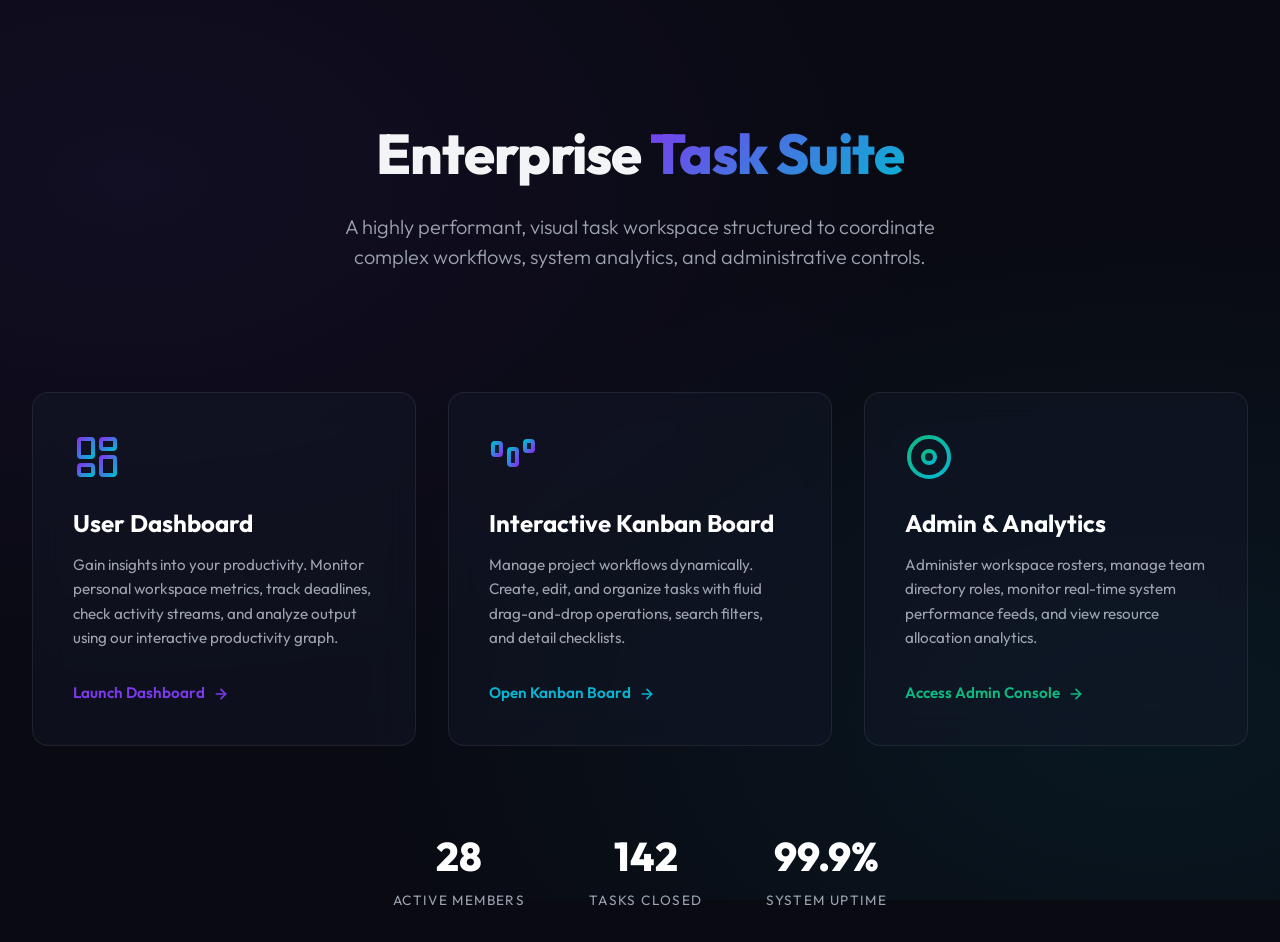
<file: index.html>
<!DOCTYPE html>
<html lang="en">
<head>
  <meta charset="UTF-8">
  <meta name="viewport" content="width=device-width, initial-scale=1.0">
  <title>Enterprise Task Management Suite</title>
  <link rel="stylesheet" href="style.css">
  <style>
    .portal-hero {
      text-align: center;
      padding: 5rem 1rem 3rem 1rem;
      position: relative;
    }
    
    .portal-title {
      font-size: 3.5rem;
      font-weight: 800;
      margin-bottom: 1rem;
      letter-spacing: -0.02em;
    }
    
    .portal-subtitle {
      color: var(--text-muted);
      font-size: 1.25rem;
      max-width: 600px;
      margin: 0 auto 2.5rem auto;
      font-weight: 300;
    }
    
    .modules-grid {
      display: grid;
      grid-template-columns: repeat(auto-fit, minmax(320px, 1fr));
      gap: 2rem;
      margin-top: 2rem;
    }
    
    .module-card {
      padding: 2.5rem;
      display: flex;
      flex-direction: column;
      height: 100%;
      text-decoration: none;
      color: inherit;
    }
    
    .module-card svg {
      width: 48px;
      height: 48px;
      margin-bottom: 1.5rem;
      transition: var(--transition-smooth);
    }
    
    .module-card:hover svg {
      transform: scale(1.1) rotate(5deg);
    }
    
    .module-card.dashboard-card:hover {
      box-shadow: 0 10px 30px -10px rgba(124, 58, 237, 0.25), var(--shadow-neon);
    }
    
    .module-card.board-card:hover {
      box-shadow: 0 10px 30px -10px rgba(6, 182, 212, 0.25), var(--shadow-neon-cyan);
    }
    
    .module-card.admin-card:hover {
      box-shadow: 0 10px 30px -10px rgba(16, 185, 129, 0.25), 0 0 20px rgba(16, 185, 129, 0.15);
    }
    
    .module-name {
      font-size: 1.5rem;
      font-weight: 700;
      margin-bottom: 0.75rem;
      color: #fff;
    }
    
    .module-desc {
      color: var(--text-muted);
      font-size: 0.95rem;
      margin-bottom: 2rem;
      flex-grow: 1;
      line-height: 1.6;
    }
    
    .module-link-text {
      display: flex;
      align-items: center;
      gap: 0.5rem;
      font-weight: 600;
      font-size: 0.95rem;
      transition: var(--transition-smooth);
    }
    
    .dashboard-card .module-link-text { color: var(--primary); }
    .board-card .module-link-text { color: var(--secondary); }
    .admin-card .module-link-text { color: var(--success); }
    
    .module-card:hover .module-link-text {
      gap: 0.75rem;
    }
    
    .system-stats {
      display: flex;
      justify-content: center;
      gap: 4rem;
      margin-top: 5rem;
      flex-wrap: wrap;
    }
    
    .stat-item {
      text-align: center;
    }
    
    .stat-val {
      font-size: 2.5rem;
      font-weight: 800;
      color: #fff;
    }
    
    .stat-lbl {
      color: var(--text-muted);
      font-size: 0.85rem;
      text-transform: uppercase;
      letter-spacing: 0.1em;
      margin-top: 0.25rem;
    }
  </style>
</head>
<body>
  
  <div class="container">
    <header class="portal-hero">
      <h1 class="portal-title">Enterprise <span class="gradient-text">Task Suite</span></h1>
      <p class="portal-subtitle">A highly performant, visual task workspace structured to coordinate complex workflows, system analytics, and administrative controls.</p>
    </header>
    
    <main>
      <div class="modules-grid">
        
        <!-- User Dashboard Module -->
        <a href="user-dashboard/index.html" class="glass-card module-card dashboard-card">
          <svg viewBox="0 0 24 24" fill="none" stroke="url(#primary-grad)" stroke-width="2" stroke-linecap="round" stroke-linejoin="round">
            <rect x="3" y="3" width="7" height="9" rx="1"></rect>
            <rect x="14" y="3" width="7" height="5" rx="1"></rect>
            <rect x="14" y="12" width="7" height="9" rx="1"></rect>
            <rect x="3" y="16" width="7" height="5" rx="1"></rect>
          </svg>
          <div class="module-name">User Dashboard</div>
          <p class="module-desc">Gain insights into your productivity. Monitor personal workspace metrics, track deadlines, check activity streams, and analyze output using our interactive productivity graph.</p>
          <div class="module-link-text">
            Launch Dashboard 
            <svg style="width:16px; height:16px; margin:0;" viewBox="0 0 24 24" fill="none" stroke="currentColor" stroke-width="2.5" stroke-linecap="round" stroke-linejoin="round">
              <line x1="5" y1="12" x2="19" y2="12"></line>
              <polyline points="12 5 19 12 12 19"></polyline>
            </svg>
          </div>
        </a>
        
        <!-- Kanban Task Board Module -->
        <a href="task-board/index.html" class="glass-card module-card board-card">
          <svg viewBox="0 0 24 24" fill="none" stroke="url(#secondary-grad)" stroke-width="2" stroke-linecap="round" stroke-linejoin="round">
            <line x1="8" y1="3" x2="8" y2="21"></line>
            <line x1="16" y1="3" x2="16" y2="21"></line>
            <rect x="2" y="5" width="4" height="6" rx="1" fill="rgba(6, 182, 212, 0.1)"></rect>
            <rect x="10" y="8" width="4" height="8" rx="1" fill="rgba(124, 58, 237, 0.1)"></rect>
            <rect x="18" y="4" width="4" height="5" rx="1" fill="rgba(6, 182, 212, 0.1)"></rect>
          </svg>
          <div class="module-name">Interactive Kanban Board</div>
          <p class="module-desc">Manage project workflows dynamically. Create, edit, and organize tasks with fluid drag-and-drop operations, search filters, and detail checklists.</p>
          <div class="module-link-text">
            Open Kanban Board
            <svg style="width:16px; height:16px; margin:0;" viewBox="0 0 24 24" fill="none" stroke="currentColor" stroke-width="2.5" stroke-linecap="round" stroke-linejoin="round">
              <line x1="5" y1="12" x2="19" y2="12"></line>
              <polyline points="12 5 19 12 12 19"></polyline>
            </svg>
          </div>
        </a>
        
        <!-- Admin & Analytics Panel Module -->
        <a href="admin-panel/index.html" class="glass-card module-card admin-card">
          <svg viewBox="0 0 24 24" fill="none" stroke="url(#success-grad)" stroke-width="2" stroke-linecap="round" stroke-linejoin="round">
            <path d="M12 22c5.523 0 10-4.477 10-10S17.523 2 12 2 2 6.477 2 12s4.477 10 10 10z"></path>
            <path d="M12 16v-4"></path>
            <path d="M12 8h.01"></path>
            <circle cx="12" cy="12" r="3" fill="rgba(16, 185, 129, 0.1)"></circle>
          </svg>
          <div class="module-name">Admin & Analytics</div>
          <p class="module-desc">Administer workspace rosters, manage team directory roles, monitor real-time system performance feeds, and view resource allocation analytics.</p>
          <div class="module-link-text">
            Access Admin Console
            <svg style="width:16px; height:16px; margin:0;" viewBox="0 0 24 24" fill="none" stroke="currentColor" stroke-width="2.5" stroke-linecap="round" stroke-linejoin="round">
              <line x1="5" y1="12" x2="19" y2="12"></line>
              <polyline points="12 5 19 12 12 19"></polyline>
            </svg>
          </div>
        </a>
        
      </div>
      
      <section class="system-stats">
        <div class="stat-item">
          <div class="stat-val">28</div>
          <div class="stat-lbl">Active Members</div>
        </div>
        <div class="stat-item">
          <div class="stat-val">142</div>
          <div class="stat-lbl">Tasks Closed</div>
        </div>
        <div class="stat-item">
          <div class="stat-val">99.9%</div>
          <div class="stat-lbl">System Uptime</div>
        </div>
      </section>
    </main>
  </div>

  <!-- Reusable Gradients Definition -->
  <svg style="width:0;height:0;position:absolute;" aria-hidden="true" focusable="false">
    <linearGradient id="primary-grad" x1="0%" y1="0%" x2="100%" y2="100%">
      <stop offset="0%" stop-color="#7c3aed" />
      <stop offset="100%" stop-color="#06b6d4" />
    </linearGradient>
    <linearGradient id="secondary-grad" x1="0%" y1="0%" x2="100%" y2="100%">
      <stop offset="0%" stop-color="#06b6d4" />
      <stop offset="100%" stop-color="#7c3aed" />
    </linearGradient>
    <linearGradient id="success-grad" x1="0%" y1="0%" x2="100%" y2="100%">
      <stop offset="0%" stop-color="#10b981" />
      <stop offset="100%" stop-color="#06b6d4" />
    </linearGradient>
  </svg>

</body>
</html>
</file>
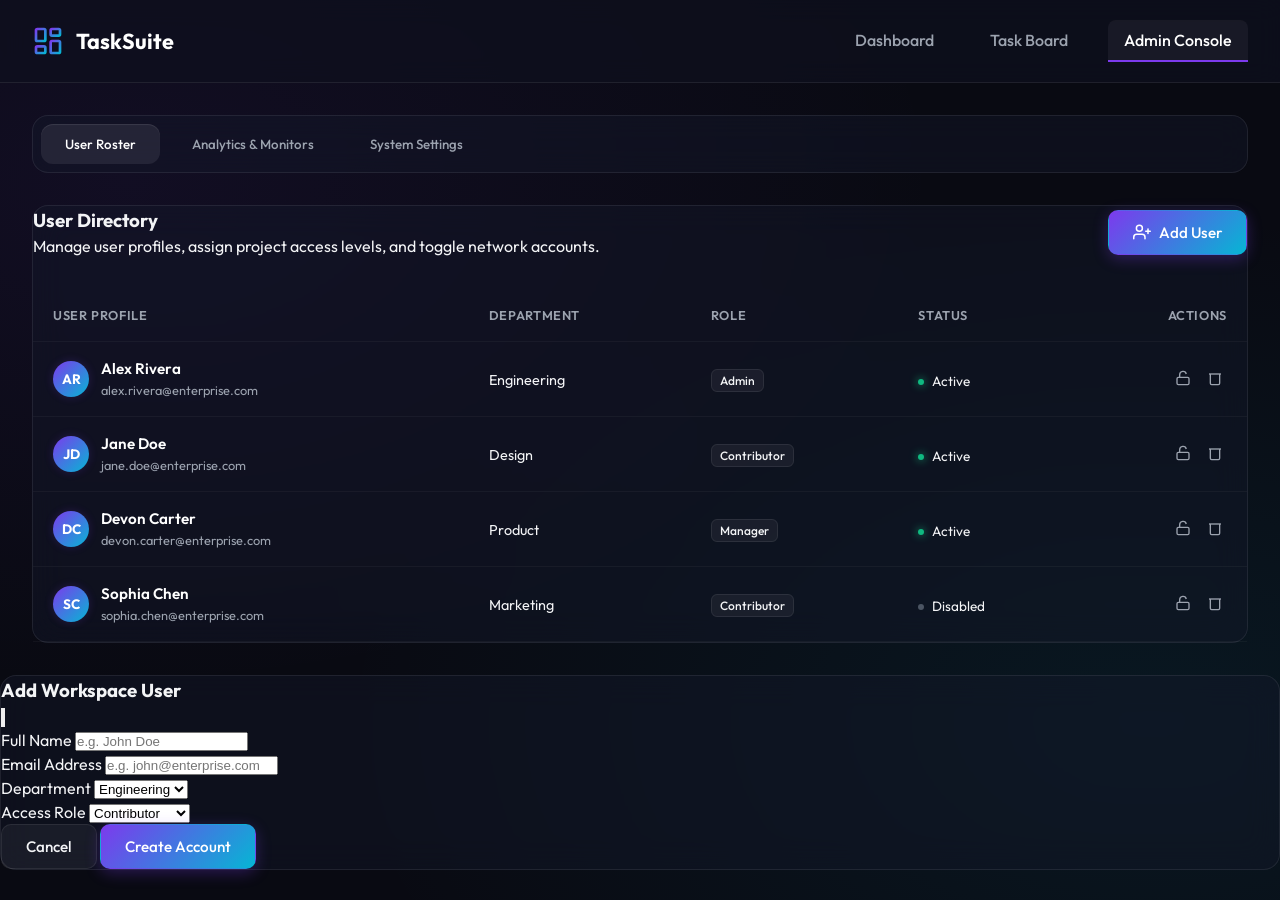
<file: admin-panel/index.html>
<!DOCTYPE html>
<html lang="en">
<head>
  <meta charset="UTF-8">
  <meta name="viewport" content="width=device-width, initial-scale=1.0">
  <title>Admin Panel - Enterprise Task Suite</title>
  <link rel="stylesheet" href="../style.css">
  <link rel="stylesheet" href="admin.css">
</head>
<body>

  <!-- Navigation -->
  <nav class="top-nav">
    <a href="../index.html" class="nav-brand">
      <svg viewBox="0 0 24 24" fill="none" stroke="url(#nav-grad)" stroke-width="2" stroke-linecap="round" stroke-linejoin="round">
        <rect x="3" y="3" width="7" height="9" rx="1"></rect>
        <rect x="14" y="3" width="7" height="5" rx="1"></rect>
        <rect x="14" y="12" width="7" height="9" rx="1"></rect>
        <rect x="3" y="16" width="7" height="5" rx="1"></rect>
      </svg>
      <span>TaskSuite</span>
    </a>
    <div class="nav-links">
      <a href="../user-dashboard/index.html" class="nav-link">Dashboard</a>
      <a href="../task-board/index.html" class="nav-link">Task Board</a>
      <a href="index.html" class="nav-link active">Admin Console</a>
    </div>
  </nav>

  <div class="container">
    
    <!-- Tab Controls Header -->
    <header class="admin-header glass-card">
      <div class="admin-tabs">
        <button class="tab-btn active" data-tab="users">User Roster</button>
        <button class="tab-btn" data-tab="analytics">Analytics & Monitors</button>
        <button class="tab-btn" data-tab="settings">System Settings</button>
      </div>
    </header>

    <!-- Tab Contents -->
    <main class="tab-contents">
      
      <!-- User Directory Tab -->
      <section class="tab-pane active" id="tab-users">
        <div class="glass-card panel-card">
          <div class="panel-header">
            <div>
              <h3 class="panel-title">User Directory</h3>
              <p class="panel-subtitle">Manage user profiles, assign project access levels, and toggle network accounts.</p>
            </div>
            <button class="btn btn-primary" id="open-user-modal-btn">
              <svg style="width:18px;height:18px;" viewBox="0 0 24 24" fill="none" stroke="currentColor" stroke-width="2" stroke-linecap="round" stroke-linejoin="round">
                <path d="M16 21v-2a4 4 0 0 0-4-4H5a4 4 0 0 0-4 4v2"></path>
                <circle cx="8.5" cy="7" r="4"></circle>
                <line x1="20" y1="8" x2="20" y2="14"></line>
                <line x1="23" y1="11" x2="17" y2="11"></line>
              </svg>
              Add User
            </button>
          </div>
          
          <div class="table-responsive">
            <table class="users-table">
              <thead>
                <tr>
                  <th>User Profile</th>
                  <th>Department</th>
                  <th>Role</th>
                  <th>Status</th>
                  <th style="text-align:right;">Actions</th>
                </tr>
              </thead>
              <tbody id="users-table-body">
                <!-- Dynamically populated -->
              </tbody>
            </table>
          </div>
        </div>
      </section>

      <!-- Analytics Dashboard Tab -->
      <section class="tab-pane" id="tab-analytics">
        <div class="analytics-grid">
          
          <!-- Resource Allocation Chart -->
          <div class="glass-card panel-card">
            <h3 class="panel-title">Resource Allocation</h3>
            <p class="panel-subtitle">Task loading distribution by departments</p>
            <div class="chart-container">
              <!-- SVG Bar Chart -->
              <svg class="analytics-svg" viewBox="0 0 500 250">
                <!-- Grid Lines -->
                <line x1="60" y1="40" x2="460" y2="40" class="chart-grid"></line>
                <line x1="60" y1="90" x2="460" y2="90" class="chart-grid"></line>
                <line x1="60" y1="140" x2="460" y2="140" class="chart-grid"></line>
                <line x1="60" y1="190" x2="460" y2="190" class="chart-grid"></line>
                
                <!-- Axis -->
                <line x1="60" y1="190" x2="460" y2="190" class="chart-axis"></line>
                
                <g id="bar-chart-content">
                  <!-- JS Filled Bars -->
                </g>
                
                <!-- Y-Labels -->
                <text x="45" y="44" class="chart-label-y">20</text>
                <text x="45" y="94" class="chart-label-y">10</text>
                <text x="45" y="144" class="chart-label-y">5</text>
                <text x="45" y="194" class="chart-label-y">0</text>
              </svg>
            </div>
          </div>

          <!-- Realtime System Performance -->
          <div class="glass-card panel-card">
            <h3 class="panel-title">System Load</h3>
            <p class="panel-subtitle">Real-time CPU and Database performance metrics</p>
            <div class="performance-metrics">
              <div class="metric-progress-item">
                <div class="progress-info">
                  <span>Server Database API Response</span>
                  <span id="metric-db-val">42 ms</span>
                </div>
                <div class="progress-bar-bg">
                  <div class="progress-bar-fill progress-blue" id="metric-db-fill" style="width: 25%"></div>
                </div>
              </div>

              <div class="metric-progress-item">
                <div class="progress-info">
                  <span>Cluster CPU Core Load</span>
                  <span id="metric-cpu-val">18%</span>
                </div>
                <div class="progress-bar-bg">
                  <div class="progress-bar-fill progress-purple" id="metric-cpu-fill" style="width: 18%"></div>
                </div>
              </div>

              <div class="metric-progress-item">
                <div class="progress-info">
                  <span>Session Web Connection Pool</span>
                  <span id="metric-conn-val">82%</span>
                </div>
                <div class="progress-bar-bg">
                  <div class="progress-bar-fill progress-green" id="metric-conn-fill" style="width: 82%"></div>
                </div>
              </div>
            </div>
          </div>

        </div>
      </section>

      <!-- Configuration Settings Tab -->
      <section class="tab-pane" id="tab-settings">
        <div class="glass-card panel-card settings-card">
          <h3 class="panel-title">Global Administration Console</h3>
          <p class="panel-subtitle">Adjust core application settings, security rules, and maintenance schedules.</p>
          
          <form id="settings-form">
            <div class="settings-group">
              <h4 class="settings-section-title">Workflow Config</h4>
              <div class="setting-toggle-item">
                <div class="toggle-info">
                  <div class="toggle-title">System-wide Maintenance Mode</div>
                  <div class="toggle-desc">Lock client workspaces and display system maintenance alert pages.</div>
                </div>
                <label class="switch">
                  <input type="checkbox" id="setting-maintenance">
                  <span class="slider"></span>
                </label>
              </div>

              <div class="setting-toggle-item">
                <div class="toggle-info">
                  <div class="toggle-title">Allow Team Board Creation</div>
                  <div class="toggle-desc">Enable core project contributors to initialize new sub-workspace boards.</div>
                </div>
                <label class="switch">
                  <input type="checkbox" id="setting-allow-create" checked>
                  <span class="slider"></span>
                </label>
              </div>
            </div>

            <div class="settings-group">
              <h4 class="settings-section-title">Core Logs & Storage</h4>
              <div class="form-group">
                <label for="setting-archive-days">Log Archiving Duration (Days)</label>
                <select id="setting-archive-days" style="width:250px;">
                  <option value="30">30 Days</option>
                  <option value="90" selected>90 Days</option>
                  <option value="365">365 Days</option>
                </select>
              </div>
            </div>

            <div class="settings-footer">
              <button type="submit" class="btn btn-primary">Save Settings</button>
            </div>
          </form>
        </div>
      </section>

    </main>
  </div>

  <!-- Create User Modal -->
  <div class="modal-overlay" id="user-modal">
    <div class="glass-card modal-container animate-float">
      <div class="modal-header">
        <h3>Add Workspace User</h3>
        <button class="modal-close-btn" id="close-user-modal-btn">
          <svg viewBox="0 0 24 24" fill="none" stroke="currentColor" stroke-width="2" stroke-linecap="round" stroke-linejoin="round">
            <line x1="18" y1="6" x2="6" y2="18"></line>
            <line x1="6" y1="6" x2="18" y2="18"></line>
          </svg>
        </button>
      </div>
      <form id="create-user-form">
        <div class="form-group">
          <label for="user-name">Full Name</label>
          <input type="text" id="user-name" required placeholder="e.g. John Doe">
        </div>
        
        <div class="form-group">
          <label for="user-email">Email Address</label>
          <input type="email" id="user-email" required placeholder="e.g. john@enterprise.com">
        </div>

        <div class="form-row">
          <div class="form-group">
            <label for="user-dept">Department</label>
            <select id="user-dept">
              <option value="Engineering">Engineering</option>
              <option value="Design">Design</option>
              <option value="Marketing">Marketing</option>
              <option value="Product">Product</option>
            </select>
          </div>
          <div class="form-group">
            <label for="user-role">Access Role</label>
            <select id="user-role">
              <option value="Admin">Administrator</option>
              <option value="Manager">Manager</option>
              <option value="Contributor" selected>Contributor</option>
            </select>
          </div>
        </div>

        <div class="modal-footer">
          <button type="button" class="btn btn-secondary" id="cancel-user-btn">Cancel</button>
          <button type="submit" class="btn btn-primary">Create Account</button>
        </div>
      </form>
    </div>
  </div>

  <!-- Reusable Gradients -->
  <svg style="width:0;height:0;position:absolute;" aria-hidden="true" focusable="false">
    <linearGradient id="nav-grad" x1="0%" y1="0%" x2="100%" y2="100%">
      <stop offset="0%" stop-color="#7c3aed" />
      <stop offset="100%" stop-color="#06b6d4" />
    </linearGradient>
  </svg>

  <script src="admin.js"></script>
</body>
</html>
</file>
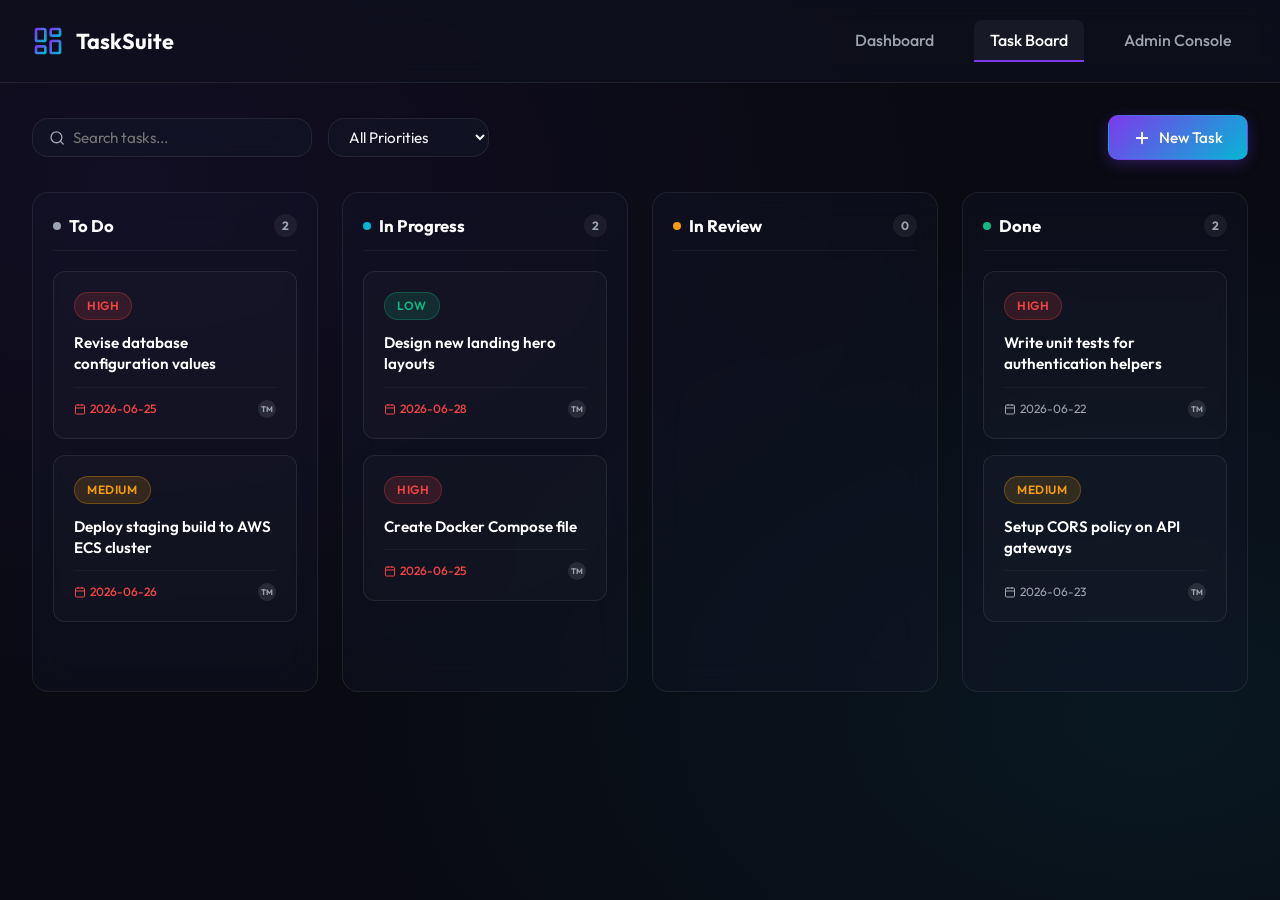
<file: task-board/index.html>
<!DOCTYPE html>
<html lang="en">
<head>
  <meta charset="UTF-8">
  <meta name="viewport" content="width=device-width, initial-scale=1.0">
  <title>Task Board - Enterprise Task Suite</title>
  <link rel="stylesheet" href="../style.css">
  <link rel="stylesheet" href="board.css">
</head>
<body>

  <!-- Navigation -->
  <nav class="top-nav">
    <a href="../index.html" class="nav-brand">
      <svg viewBox="0 0 24 24" fill="none" stroke="url(#nav-grad)" stroke-width="2" stroke-linecap="round" stroke-linejoin="round">
        <rect x="3" y="3" width="7" height="9" rx="1"></rect>
        <rect x="14" y="3" width="7" height="5" rx="1"></rect>
        <rect x="14" y="12" width="7" height="9" rx="1"></rect>
        <rect x="3" y="16" width="7" height="5" rx="1"></rect>
      </svg>
      <span>TaskSuite</span>
    </a>
    <div class="nav-links">
      <a href="../user-dashboard/index.html" class="nav-link">Dashboard</a>
      <a href="index.html" class="nav-link active">Task Board</a>
      <a href="../admin-panel/index.html" class="nav-link">Admin Console</a>
    </div>
  </nav>

  <div class="container">
    
    <!-- Controls Header -->
    <header class="board-header">
      <div class="search-filters">
        <div class="search-input-wrapper glass-card">
          <svg style="width: 18px; height: 18px; color: var(--text-muted);" viewBox="0 0 24 24" fill="none" stroke="currentColor" stroke-width="2" stroke-linecap="round" stroke-linejoin="round">
            <circle cx="11" cy="11" r="8"></circle>
            <line x1="21" y1="21" x2="16.65" y2="16.65"></line>
          </svg>
          <input type="text" id="search-input" placeholder="Search tasks...">
        </div>
        
        <div class="select-wrapper glass-card">
          <select id="priority-filter">
            <option value="all">All Priorities</option>
            <option value="high">High Priority</option>
            <option value="medium">Medium Priority</option>
            <option value="low">Low Priority</option>
          </select>
        </div>
      </div>
      
      <button class="btn btn-primary" id="open-create-modal-btn">
        <svg style="width: 18px; height: 18px;" viewBox="0 0 24 24" fill="none" stroke="currentColor" stroke-width="2.5" stroke-linecap="round" stroke-linejoin="round">
          <line x1="12" y1="5" x2="12" y2="19"></line>
          <line x1="5" y1="12" x2="19" y2="12"></line>
        </svg>
        New Task
      </button>
    </header>

    <!-- Kanban Board Grid -->
    <main class="board-grid">
      
      <!-- Todo Column -->
      <div class="board-column glass-card" data-column="todo">
        <div class="column-header">
          <div class="column-title-wrap">
            <span class="column-indicator indicator-todo"></span>
            <h3>To Do</h3>
          </div>
          <span class="column-count" id="count-todo">0</span>
        </div>
        <div class="cards-container" id="tasks-todo">
          <!-- Dynamically filled with task cards -->
        </div>
      </div>

      <!-- In Progress Column -->
      <div class="board-column glass-card" data-column="in-progress">
        <div class="column-header">
          <div class="column-title-wrap">
            <span class="column-indicator indicator-progress"></span>
            <h3>In Progress</h3>
          </div>
          <span class="column-count" id="count-in-progress">0</span>
        </div>
        <div class="cards-container" id="tasks-in-progress">
          <!-- Dynamically filled with task cards -->
        </div>
      </div>

      <!-- In Review Column -->
      <div class="board-column glass-card" data-column="in-review">
        <div class="column-header">
          <div class="column-title-wrap">
            <span class="column-indicator indicator-review"></span>
            <h3>In Review</h3>
          </div>
          <span class="column-count" id="count-in-review">0</span>
        </div>
        <div class="cards-container" id="tasks-in-review">
          <!-- Dynamically filled with task cards -->
        </div>
      </div>

      <!-- Done Column -->
      <div class="board-column glass-card" data-column="done">
        <div class="column-header">
          <div class="column-title-wrap">
            <span class="column-indicator indicator-done"></span>
            <h3>Done</h3>
          </div>
          <span class="column-count" id="count-done">0</span>
        </div>
        <div class="cards-container" id="tasks-done">
          <!-- Dynamically filled with task cards -->
        </div>
      </div>

    </main>
  </div>

  <!-- Create Task Modal -->
  <div class="modal-overlay" id="create-modal">
    <div class="glass-card modal-container animate-float">
      <div class="modal-header">
        <h3>Create New Task</h3>
        <button class="modal-close-btn" id="close-create-btn">
          <svg viewBox="0 0 24 24" fill="none" stroke="currentColor" stroke-width="2" stroke-linecap="round" stroke-linejoin="round">
            <line x1="18" y1="6" x2="6" y2="18"></line>
            <line x1="6" y1="6" x2="18" y2="18"></line>
          </svg>
        </button>
      </div>
      <form id="create-task-form">
        <div class="form-group">
          <label for="task-title">Title</label>
          <input type="text" id="task-title" required placeholder="Describe task in brief">
        </div>
        
        <div class="form-row">
          <div class="form-group">
            <label for="task-priority">Priority</label>
            <select id="task-priority">
              <option value="low">Low</option>
              <option value="medium" selected>Medium</option>
              <option value="high">High</option>
            </select>
          </div>
          <div class="form-group">
            <label for="task-date">Due Date</label>
            <input type="date" id="task-date" required>
          </div>
        </div>

        <div class="form-group">
          <label for="task-desc">Description</label>
          <textarea id="task-desc" rows="3" placeholder="Provide description details..."></textarea>
        </div>

        <div class="form-group">
          <label for="task-tags">Tags (comma separated)</label>
          <input type="text" id="task-tags" placeholder="e.g. Design, Backend, Auth">
        </div>

        <div class="modal-footer">
          <button type="button" class="btn btn-secondary" id="cancel-create-btn">Cancel</button>
          <button type="submit" class="btn btn-primary">Create Task</button>
        </div>
      </form>
    </div>
  </div>

  <!-- Task Detail Modal -->
  <div class="modal-overlay" id="detail-modal">
    <div class="glass-card modal-container modal-detail-container">
      <div class="modal-header">
        <span class="badge" id="detail-priority-badge">High</span>
        <button class="modal-close-btn" id="close-detail-btn">
          <svg viewBox="0 0 24 24" fill="none" stroke="currentColor" stroke-width="2" stroke-linecap="round" stroke-linejoin="round">
            <line x1="18" y1="6" x2="6" y2="18"></line>
            <line x1="6" y1="6" x2="18" y2="18"></line>
          </svg>
        </button>
      </div>
      <div class="detail-body">
        <h2 class="detail-title" id="detail-title">Task Title Details</h2>
        <div class="detail-metadata">
          <div class="meta-item">
            <span class="meta-lbl">Due Date:</span>
            <span id="detail-date" class="meta-val">2026-06-25</span>
          </div>
          <div class="meta-item">
            <span class="meta-lbl">Column:</span>
            <span id="detail-column" class="meta-val">To Do</span>
          </div>
        </div>
        
        <div class="detail-section">
          <h4 class="section-title">Description</h4>
          <p class="section-desc" id="detail-desc">No description provided.</p>
        </div>

        <div class="detail-section">
          <h4 class="section-title">Tags</h4>
          <div class="tags-container" id="detail-tags">
            <!-- tags dynamically inserted -->
          </div>
        </div>

        <div class="detail-section">
          <h4 class="section-title">Subtasks / Checklists</h4>
          <div class="subtasks-input-wrap">
            <input type="text" id="new-subtask-input" placeholder="Add subtask...">
            <button class="btn btn-secondary" id="add-subtask-btn">Add</button>
          </div>
          <div class="subtasks-list" id="detail-subtasks">
            <!-- checklists dynamically filled -->
          </div>
        </div>
      </div>
      <div class="modal-footer detail-footer">
        <button class="btn btn-danger" id="delete-task-btn">
          <svg style="width:16px;height:16px;" viewBox="0 0 24 24" fill="none" stroke="currentColor" stroke-width="2" stroke-linecap="round" stroke-linejoin="round">
            <polyline points="3 6 5 6 21 6"></polyline>
            <path d="M19 6v14a2 2 0 0 1-2 2H7a2 2 0 0 1-2-2V6m3 0V4a2 2 0 0 1 2-2h4a2 2 0 0 1 2 2v2"></path>
          </svg>
          Delete Task
        </button>
        <button class="btn btn-secondary" id="close-detail-footer-btn">Close</button>
      </div>
    </div>
  </div>

  <!-- Reusable Gradients -->
  <svg style="width:0;height:0;position:absolute;" aria-hidden="true" focusable="false">
    <linearGradient id="nav-grad" x1="0%" y1="0%" x2="100%" y2="100%">
      <stop offset="0%" stop-color="#7c3aed" />
      <stop offset="100%" stop-color="#06b6d4" />
    </linearGradient>
  </svg>

  <script src="board.js"></script>
</body>
</html>
</file>
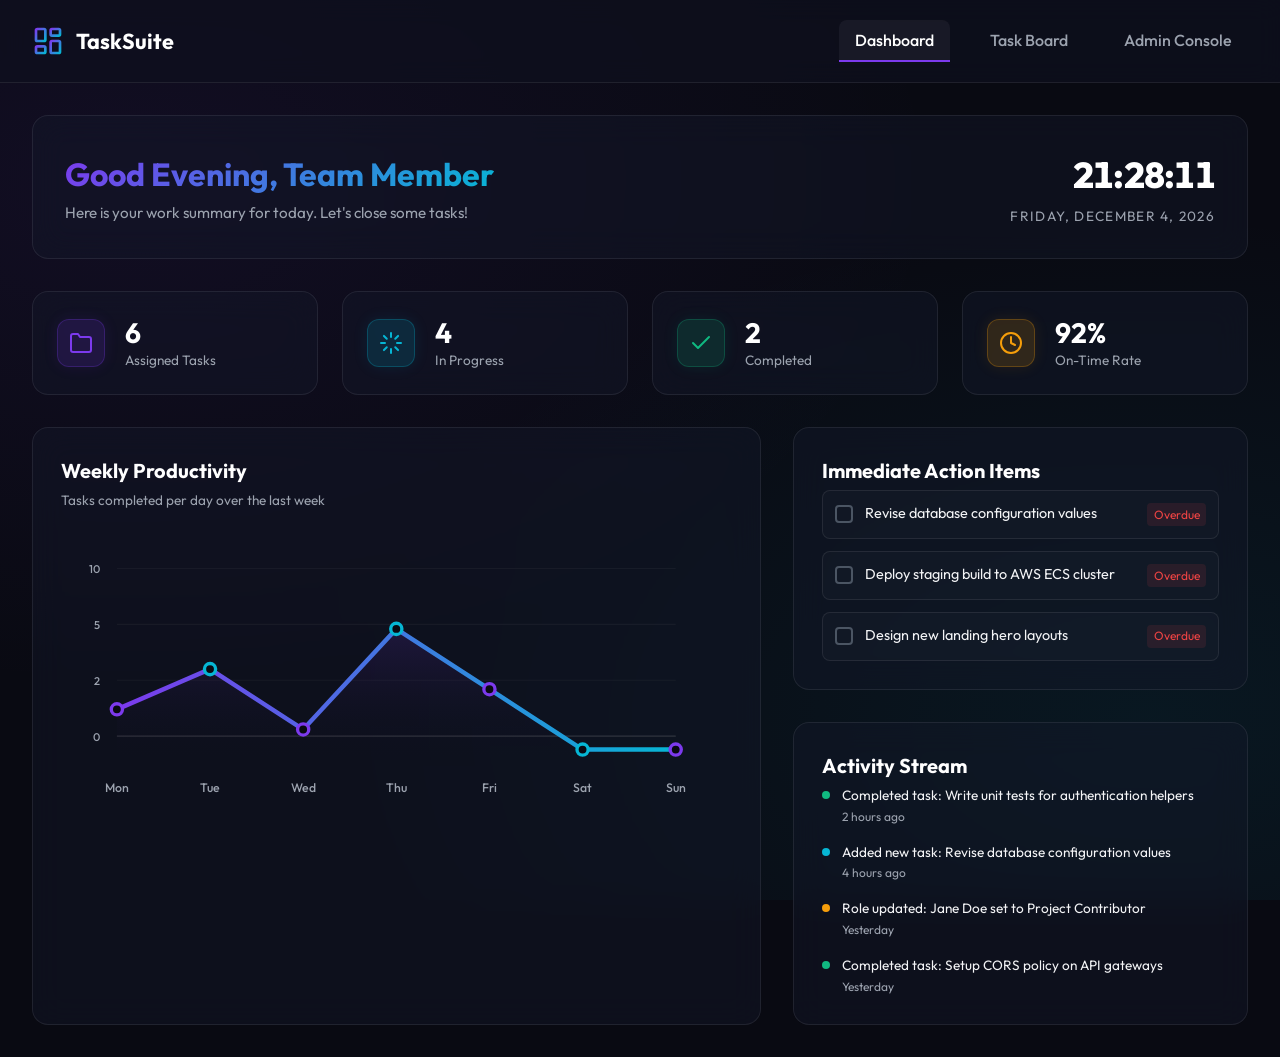
<file: user-dashboard/index.html>
<!DOCTYPE html>
<html lang="en">
<head>
  <meta charset="UTF-8">
  <meta name="viewport" content="width=device-width, initial-scale=1.0">
  <title>User Dashboard - Enterprise Task Suite</title>
  <link rel="stylesheet" href="../style.css">
  <link rel="stylesheet" href="dashboard.css">
</head>
<body>

  <!-- Navigation -->
  <nav class="top-nav">
    <a href="../index.html" class="nav-brand">
      <svg viewBox="0 0 24 24" fill="none" stroke="url(#nav-grad)" stroke-width="2" stroke-linecap="round" stroke-linejoin="round">
        <rect x="3" y="3" width="7" height="9" rx="1"></rect>
        <rect x="14" y="3" width="7" height="5" rx="1"></rect>
        <rect x="14" y="12" width="7" height="9" rx="1"></rect>
        <rect x="3" y="16" width="7" height="5" rx="1"></rect>
      </svg>
      <span>TaskSuite</span>
    </a>
    <div class="nav-links">
      <a href="index.html" class="nav-link active">Dashboard</a>
      <a href="../task-board/index.html" class="nav-link">Task Board</a>
      <a href="../admin-panel/index.html" class="nav-link">Admin Console</a>
    </div>
  </nav>

  <div class="container">
    
    <!-- Welcome Header -->
    <header class="welcome-header glass-card">
      <div class="welcome-text">
        <h2 id="greeting-msg">Welcome back, Team Member</h2>
        <p>Here is your work summary for today. Let's close some tasks!</p>
      </div>
      <div class="clock-display">
        <div id="live-time">18:00:00</div>
        <div id="live-date" class="date-sub">June 24, 2026</div>
      </div>
    </header>

    <!-- Stats Grid -->
    <div class="stats-grid">
      <div class="glass-card stat-card">
        <div class="stat-icon-wrapper purple-glow">
          <svg viewBox="0 0 24 24" fill="none" stroke="currentColor" stroke-width="2" stroke-linecap="round" stroke-linejoin="round">
            <path d="M22 19a2 2 0 0 1-2 2H4a2 2 0 0 1-2-2V5a2 2 0 0 1 2-2h5l2 3h9a2 2 0 0 1 2 2z"></path>
          </svg>
        </div>
        <div class="stat-info">
          <div class="stat-number" id="total-tasks-stat">12</div>
          <div class="stat-label">Assigned Tasks</div>
        </div>
      </div>
      
      <div class="glass-card stat-card">
        <div class="stat-icon-wrapper cyan-glow">
          <svg viewBox="0 0 24 24" fill="none" stroke="currentColor" stroke-width="2" stroke-linecap="round" stroke-linejoin="round">
            <line x1="12" y1="2" x2="12" y2="6"></line>
            <line x1="12" y1="18" x2="12" y2="22"></line>
            <line x1="4.93" y1="4.93" x2="7.76" y2="7.76"></line>
            <line x1="16.24" y1="16.24" x2="19.07" y2="19.07"></line>
            <line x1="2" y1="12" x2="6" y2="12"></line>
            <line x1="18" y1="12" x2="22" y2="12"></line>
            <line x1="4.93" y1="19.07" x2="7.76" y2="16.24"></line>
            <line x1="16.24" y1="7.76" x2="19.07" y2="4.93"></line>
          </svg>
        </div>
        <div class="stat-info">
          <div class="stat-number" id="progress-tasks-stat">4</div>
          <div class="stat-label">In Progress</div>
        </div>
      </div>

      <div class="glass-card stat-card">
        <div class="stat-icon-wrapper green-glow">
          <svg viewBox="0 0 24 24" fill="none" stroke="currentColor" stroke-width="2" stroke-linecap="round" stroke-linejoin="round">
            <polyline points="20 6 9 17 4 12"></polyline>
          </svg>
        </div>
        <div class="stat-info">
          <div class="stat-number" id="completed-tasks-stat">8</div>
          <div class="stat-label">Completed</div>
        </div>
      </div>

      <div class="glass-card stat-card">
        <div class="stat-icon-wrapper yellow-glow">
          <svg viewBox="0 0 24 24" fill="none" stroke="currentColor" stroke-width="2" stroke-linecap="round" stroke-linejoin="round">
            <circle cx="12" cy="12" r="10"></circle>
            <polyline points="12 6 12 12 16 14"></polyline>
          </svg>
        </div>
        <div class="stat-info">
          <div class="stat-number">92%</div>
          <div class="stat-label">On-Time Rate</div>
        </div>
      </div>
    </div>

    <!-- Main Content Panels -->
    <div class="dashboard-panels">
      
      <!-- Chart Panel -->
      <div class="glass-card panel-card chart-panel">
        <h3 class="panel-title">Weekly Productivity</h3>
        <p class="panel-subtitle">Tasks completed per day over the last week</p>
        <div class="chart-container">
          <!-- Premium Custom SVG Line Chart -->
          <svg class="productivity-svg" viewBox="0 0 600 240">
            <!-- Grid Lines -->
            <line x1="50" y1="30" x2="550" y2="30" class="chart-grid"></line>
            <line x1="50" y1="80" x2="550" y2="80" class="chart-grid"></line>
            <line x1="50" y1="130" x2="550" y2="130" class="chart-grid"></line>
            <line x1="50" y1="180" x2="550" y2="180" class="chart-grid"></line>
            
            <!-- X & Y Axes -->
            <line x1="50" y1="180" x2="550" y2="180" class="chart-axis"></line>
            
            <!-- SVG Paths for data line and area -->
            <path id="chart-area" d="M 50 180" fill="url(#chart-area-grad)" opacity="0.15"></path>
            <path id="chart-line" d="M 50 180" fill="none" stroke="url(#chart-line-grad)" stroke-width="4" stroke-linecap="round"></path>
            
            <!-- Hover highlight vertical line -->
            <line id="hover-line" x1="0" y1="30" x2="0" y2="180" stroke="rgba(255,255,255,0.2)" stroke-dasharray="4,4" style="display:none;"></line>
            
            <!-- Circles for data points -->
            <g id="chart-points"></g>
            
            <!-- Labels -->
            <!-- Y-Axis labels -->
            <text x="35" y="34" class="chart-label-y">10</text>
            <text x="35" y="84" class="chart-label-y">5</text>
            <text x="35" y="134" class="chart-label-y">2</text>
            <text x="35" y="184" class="chart-label-y">0</text>
            
            <!-- X-Axis Labels (Day names) -->
            <g id="chart-labels-x"></g>
          </svg>
          
          <!-- Custom Tooltip -->
          <div id="chart-tooltip" class="chart-tooltip" style="display: none;">
            <div class="tooltip-day">Monday</div>
            <div class="tooltip-val">5 Tasks</div>
          </div>
        </div>
      </div>
      
      <!-- Right Side Panels -->
      <div class="side-panels">
        
        <!-- Checklist Panel -->
        <div class="glass-card panel-card checklist-panel">
          <h3 class="panel-title">Immediate Action Items</h3>
          <div class="checklist-items" id="dashboard-checklist">
            <!-- Dynamic checklist -->
          </div>
        </div>
        
        <!-- Activity Log Panel -->
        <div class="glass-card panel-card activity-panel">
          <h3 class="panel-title">Activity Stream</h3>
          <div class="activity-feed" id="dashboard-activities">
            <!-- Dynamic logs -->
          </div>
        </div>
        
      </div>
      
    </div>
    
  </div>

  <!-- SVG Gradients -->
  <svg style="width:0;height:0;position:absolute;" aria-hidden="true" focusable="false">
    <linearGradient id="nav-grad" x1="0%" y1="0%" x2="100%" y2="100%">
      <stop offset="0%" stop-color="#7c3aed" />
      <stop offset="100%" stop-color="#06b6d4" />
    </linearGradient>
    <linearGradient id="chart-line-grad" x1="0%" y1="0%" x2="100%" y2="0%">
      <stop offset="0%" stop-color="#7c3aed" />
      <stop offset="100%" stop-color="#06b6d4" />
    </linearGradient>
    <linearGradient id="chart-area-grad" x1="0%" y1="0%" x2="0%" y2="100%">
      <stop offset="0%" stop-color="#7c3aed" />
      <stop offset="100%" stop-color="transparent" />
    </linearGradient>
  </svg>

  <script src="dashboard.js"></script>
</body>
</html>
</file>
<file: style.css>
@import url('https://fonts.googleapis.com/css2?family=Outfit:wght@300;400;500;600;700;800&display=swap');

:root {
  --bg-dark: #090a12;
  --bg-card: rgba(22, 25, 43, 0.45);
  --bg-card-hover: rgba(30, 34, 58, 0.6);
  --bg-sidebar: #0f111f;
  --border-color: rgba(255, 255, 255, 0.08);
  --border-glow: rgba(124, 58, 237, 0.3);
  
  --primary: #7c3aed;
  --primary-glow: rgba(124, 58, 237, 0.5);
  --secondary: #06b6d4;
  --secondary-glow: rgba(6, 182, 212, 0.5);
  
  --accent-grad: linear-gradient(135deg, #7c3aed, #06b6d4);
  
  --text-main: #f3f4f6;
  --text-muted: #9ca3af;
  --text-dark: #4b5563;
  
  --success: #10b981;
  --warning: #f59e0b;
  --danger: #ef4444;
  
  --font-family: 'Outfit', sans-serif;
  --transition-smooth: all 0.3s cubic-bezier(0.4, 0, 0.2, 1);
  --shadow-neon: 0 0 20px rgba(124, 58, 237, 0.15);
  --shadow-neon-cyan: 0 0 20px rgba(6, 182, 212, 0.15);
}

* {
  box-sizing: border-box;
  margin: 0;
  padding: 0;
}

body {
  font-family: var(--font-family);
  background-color: var(--bg-dark);
  background-image: 
    radial-gradient(at 10% 20%, rgba(124, 58, 237, 0.08) 0px, transparent 50%),
    radial-gradient(at 90% 80%, rgba(6, 182, 212, 0.08) 0px, transparent 50%);
  background-attachment: fixed;
  color: var(--text-main);
  min-height: 100vh;
  overflow-x: hidden;
  line-height: 1.5;
}

/* Custom Scrollbar */
::-webkit-scrollbar {
  width: 8px;
  height: 8px;
}
::-webkit-scrollbar-track {
  background: var(--bg-dark);
}
::-webkit-scrollbar-thumb {
  background: rgba(255, 255, 255, 0.15);
  border-radius: 4px;
}
::-webkit-scrollbar-thumb:hover {
  background: var(--primary);
}

/* Glassmorphism Styles */
.glass-card {
  background: var(--bg-card);
  backdrop-filter: blur(16px);
  -webkit-backdrop-filter: blur(16px);
  border: 1px solid var(--border-color);
  border-radius: 16px;
  transition: var(--transition-smooth);
}

.glass-card:hover {
  background: var(--bg-card-hover);
  border-color: rgba(255, 255, 255, 0.15);
  box-shadow: 0 10px 30px -10px rgba(0, 0, 0, 0.5), var(--shadow-neon);
}

/* Layout Elements */
.container {
  max-width: 1400px;
  margin: 0 auto;
  padding: 2rem;
}

/* Typography Utilities */
.gradient-text {
  background: var(--accent-grad);
  -webkit-background-clip: text;
  -webkit-text-fill-color: transparent;
  display: inline-block;
}

/* Button Styles */
.btn {
  font-family: var(--font-family);
  font-weight: 500;
  padding: 0.75rem 1.5rem;
  border-radius: 10px;
  border: 1px solid transparent;
  cursor: pointer;
  display: inline-flex;
  align-items: center;
  gap: 0.5rem;
  transition: var(--transition-smooth);
  text-decoration: none;
  font-size: 0.95rem;
}

.btn-primary {
  background: var(--accent-grad);
  color: #fff;
  box-shadow: 0 4px 15px rgba(124, 58, 237, 0.3);
}

.btn-primary:hover {
  transform: translateY(-2px);
  box-shadow: 0 6px 20px rgba(124, 58, 237, 0.5), var(--shadow-neon);
}

.btn-secondary {
  background: rgba(255, 255, 255, 0.05);
  color: var(--text-main);
  border: 1px solid var(--border-color);
}

.btn-secondary:hover {
  background: rgba(255, 255, 255, 0.1);
  border-color: rgba(255, 255, 255, 0.2);
  transform: translateY(-2px);
}

/* Badge Styles */
.badge {
  padding: 0.25rem 0.75rem;
  border-radius: 9999px;
  font-size: 0.75rem;
  font-weight: 600;
  text-transform: uppercase;
  letter-spacing: 0.05em;
  display: inline-flex;
  align-items: center;
}

.badge-low {
  background: rgba(16, 185, 129, 0.15);
  color: var(--success);
  border: 1px solid rgba(16, 185, 129, 0.3);
}

.badge-medium {
  background: rgba(245, 158, 11, 0.15);
  color: var(--warning);
  border: 1px solid rgba(245, 158, 11, 0.3);
}

.badge-high {
  background: rgba(239, 68, 68, 0.15);
  color: var(--danger);
  border: 1px solid rgba(239, 68, 68, 0.3);
}

/* Animation utilities */
@keyframes float {
  0% { transform: translateY(0px); }
  50% { transform: translateY(-8px); }
  100% { transform: translateY(0px); }
}

@keyframes pulse-glow {
  0% { box-shadow: 0 0 15px var(--border-glow); }
  50% { box-shadow: 0 0 25px rgba(124, 58, 237, 0.5); }
  100% { box-shadow: 0 0 15px var(--border-glow); }
}

.animate-float {
  animation: float 4s ease-in-out infinite;
}

/* Navigation Header */
.top-nav {
  display: flex;
  justify-content: space-between;
  align-items: center;
  padding: 1.25rem 2rem;
  background: rgba(15, 17, 31, 0.7);
  backdrop-filter: blur(12px);
  border-bottom: 1px solid var(--border-color);
  position: sticky;
  top: 0;
  z-index: 100;
}

.nav-brand {
  display: flex;
  align-items: center;
  gap: 0.75rem;
  font-weight: 700;
  font-size: 1.35rem;
  text-decoration: none;
  color: #fff;
}

.nav-brand svg {
  width: 32px;
  height: 32px;
}

.nav-links {
  display: flex;
  gap: 1.5rem;
}

.nav-link {
  color: var(--text-muted);
  text-decoration: none;
  font-weight: 500;
  transition: var(--transition-smooth);
  padding: 0.5rem 1rem;
  border-radius: 8px;
}

.nav-link:hover, .nav-link.active {
  color: #fff;
  background: rgba(255, 255, 255, 0.05);
}

.nav-link.active {
  border-bottom: 2px solid var(--primary);
  border-radius: 8px 8px 0 0;
}
</file>
<file: admin-panel/admin.css>
.admin-header {
  padding: 0.5rem;
  margin-bottom: 2rem;
}

.admin-tabs {
  display: flex;
  gap: 0.5rem;
  flex-wrap: wrap;
}

.tab-btn {
  background: transparent;
  border: none;
  color: var(--text-muted);
  font-family: var(--font-family);
  font-weight: 500;
  padding: 0.75rem 1.5rem;
  border-radius: 12px;
  cursor: pointer;
  transition: var(--transition-smooth);
}

.tab-btn:hover {
  color: #fff;
  background: rgba(255, 255, 255, 0.03);
}

.tab-btn.active {
  color: #fff;
  background: rgba(255, 255, 255, 0.08);
  box-shadow: inset 0 1px 1px rgba(255, 255, 255, 0.1);
}

/* Tab Panes */
.tab-pane {
  display: none;
}

.tab-pane.active {
  display: block;
}

/* Roster Table Styles */
.panel-header {
  display: flex;
  justify-content: space-between;
  align-items: center;
  margin-bottom: 2rem;
  flex-wrap: wrap;
  gap: 1rem;
}

.table-responsive {
  width: 100%;
  overflow-x: auto;
}

.users-table {
  width: 100%;
  border-collapse: collapse;
  text-align: left;
}

.users-table th, 
.users-table td {
  padding: 1rem 1.25rem;
  border-bottom: 1px solid rgba(255, 255, 255, 0.04);
}

.users-table th {
  font-size: 0.8rem;
  text-transform: uppercase;
  color: var(--text-muted);
  letter-spacing: 0.05em;
  font-weight: 600;
}

.users-table tbody tr {
  transition: var(--transition-smooth);
}

.users-table tbody tr:hover {
  background: rgba(255, 255, 255, 0.01);
}

.user-profile-cell {
  display: flex;
  align-items: center;
  gap: 0.75rem;
}

.user-avatar {
  width: 36px;
  height: 36px;
  border-radius: 50%;
  background: var(--accent-grad);
  display: flex;
  align-items: center;
  justify-content: center;
  font-weight: 700;
  font-size: 0.85rem;
  color: #fff;
  box-shadow: 0 0 10px rgba(124, 58, 237, 0.2);
}

.user-info-text {
  display: flex;
  flex-direction: column;
}

.user-name {
  font-weight: 600;
  color: #fff;
  font-size: 0.95rem;
}

.user-email {
  font-size: 0.8rem;
  color: var(--text-muted);
}

.role-badge {
  font-size: 0.75rem;
  font-weight: 500;
  padding: 0.2rem 0.5rem;
  border-radius: 6px;
  background: rgba(255, 255, 255, 0.05);
  border: 1px solid var(--border-color);
}

.status-indicator {
  display: inline-flex;
  align-items: center;
  gap: 0.5rem;
  font-size: 0.85rem;
}

.status-dot {
  width: 6px;
  height: 6px;
  border-radius: 50%;
}

.status-dot.active {
  background: var(--success);
  box-shadow: 0 0 8px var(--success);
}

.status-dot.inactive {
  background: var(--text-dark);
}

.actions-cell {
  display: flex;
  gap: 0.5rem;
  justify-content: flex-end;
}

.action-btn {
  background: transparent;
  border: none;
  color: var(--text-muted);
  cursor: pointer;
  padding: 0.25rem;
  border-radius: 4px;
  transition: var(--transition-smooth);
}

.action-btn:hover {
  color: #fff;
  background: rgba(255, 255, 255, 0.05);
}

.action-btn.btn-delete:hover {
  color: var(--danger);
  background: rgba(239, 68, 68, 0.05);
}

/* Analytics Tab Layout */
.analytics-grid {
  display: grid;
  grid-template-columns: 1.2fr 1fr;
  gap: 2rem;
}

@media (max-width: 968px) {
  .analytics-grid {
    grid-template-columns: 1fr;
  }
}

.analytics-svg {
  width: 100%;
  height: auto;
  overflow: visible;
}

.analytics-bar {
  fill: url(#bar-grad);
  transition: var(--transition-smooth);
}

.analytics-bar:hover {
  opacity: 0.85;
}

/* System Monitors */
.performance-metrics {
  display: flex;
  flex-direction: column;
  gap: 1.5rem;
  margin-top: 1rem;
}

.metric-progress-item {
  display: flex;
  flex-direction: column;
  gap: 0.5rem;
}

.progress-info {
  display: flex;
  justify-content: space-between;
  font-size: 0.85rem;
  color: var(--text-main);
  font-weight: 500;
}

.progress-bar-bg {
  width: 100%;
  height: 8px;
  border-radius: 999px;
  background: rgba(255, 255, 255, 0.04);
  overflow: hidden;
  border: 1px solid rgba(255,255,255,0.02);
}

.progress-bar-fill {
  height: 100%;
  border-radius: 999px;
  transition: width 1s cubic-bezier(0.4, 0, 0.2, 1);
}

.progress-blue {
  background: linear-gradient(90deg, #0284c7, #06b6d4);
  box-shadow: 0 0 10px rgba(6, 182, 212, 0.3);
}

.progress-purple {
  background: linear-gradient(90deg, #7c3aed, #c084fc);
  box-shadow: 0 0 10px rgba(124, 58, 237, 0.3);
}

.progress-green {
  background: linear-gradient(90deg, #059669, #10b981);
  box-shadow: 0 0 10px rgba(16, 185, 129, 0.3);
}

/* Settings Form Styles */
.settings-card {
  max-width: 800px;
}

.settings-group {
  margin-bottom: 2.5rem;
  padding-bottom: 1.5rem;
  border-bottom: 1px solid rgba(255, 255, 255, 0.05);
}

.settings-section-title {
  font-size: 1rem;
  font-weight: 600;
  color: #fff;
  margin-bottom: 1.25rem;
}

.setting-toggle-item {
  display: flex;
  justify-content: space-between;
  align-items: center;
  margin-bottom: 1.5rem;
}

.toggle-info {
  display: flex;
  flex-direction: column;
  gap: 0.25rem;
  max-width: 80%;
}

.toggle-title {
  font-size: 0.95rem;
  font-weight: 500;
  color: #fff;
}

.toggle-desc {
  font-size: 0.8rem;
  color: var(--text-muted);
  line-height: 1.4;
}

/* Switch Styles */
.switch {
  position: relative;
  display: inline-block;
  width: 44px;
  height: 24px;
  flex-shrink: 0;
}

.switch input {
  opacity: 0;
  width: 0;
  height: 0;
}

.slider {
  position: absolute;
  cursor: pointer;
  top: 0;
  left: 0;
  right: 0;
  bottom: 0;
  background-color: rgba(255, 255, 255, 0.1);
  transition: .3s;
  border-radius: 24px;
  border: 1px solid var(--border-color);
}

.slider:before {
  position: absolute;
  content: "";
  height: 16px;
  width: 16px;
  left: 3px;
  bottom: 3px;
  background-color: var(--text-main);
  transition: .3s;
  border-radius: 50%;
}

input:checked + .slider {
  background: var(--accent-grad);
  border-color: transparent;
}

input:checked + .slider:before {
  transform: translateX(20px);
}

.settings-footer {
  display: flex;
  justify-content: flex-end;
}
</file>
<file: task-board/board.css>
.board-header {
  display: flex;
  justify-content: space-between;
  align-items: center;
  margin-bottom: 2rem;
  flex-wrap: wrap;
  gap: 1rem;
}

.search-filters {
  display: flex;
  gap: 1rem;
  flex-wrap: wrap;
}

.search-input-wrapper {
  display: flex;
  align-items: center;
  gap: 0.5rem;
  padding: 0.5rem 1rem;
  width: 280px;
}

.search-input-wrapper input {
  background: transparent;
  border: none;
  outline: none;
  color: var(--text-main);
  font-family: var(--font-family);
  width: 100%;
  font-size: 0.95rem;
}

.select-wrapper select {
  background: transparent;
  border: none;
  outline: none;
  color: var(--text-main);
  font-family: var(--font-family);
  padding: 0.5rem 1rem;
  cursor: pointer;
  font-size: 0.95rem;
}

.select-wrapper select option {
  background: var(--bg-sidebar);
  color: var(--text-main);
}

/* Kanban Board Layout */
.board-grid {
  display: grid;
  grid-template-columns: repeat(auto-fit, minmax(260px, 1fr));
  gap: 1.5rem;
  align-items: start;
}

.board-column {
  padding: 1.25rem;
  background: rgba(22, 25, 43, 0.35);
  border: 1px solid var(--border-color);
  min-height: 500px;
  display: flex;
  flex-direction: column;
}

.board-column.drag-over {
  border-color: var(--primary);
  background: rgba(124, 58, 237, 0.05);
}

.column-header {
  display: flex;
  justify-content: space-between;
  align-items: center;
  margin-bottom: 1.25rem;
  padding-bottom: 0.75rem;
  border-bottom: 1px solid rgba(255, 255, 255, 0.05);
}

.column-title-wrap {
  display: flex;
  align-items: center;
  gap: 0.5rem;
}

.column-title-wrap h3 {
  font-size: 1.05rem;
  font-weight: 700;
  color: #fff;
}

.column-indicator {
  width: 8px;
  height: 8px;
  border-radius: 50%;
}

.indicator-todo { background: var(--text-muted); }
.indicator-progress { background: var(--secondary); }
.indicator-review { background: var(--warning); }
.indicator-done { background: var(--success); }

.column-count {
  font-size: 0.75rem;
  font-weight: 700;
  padding: 0.15rem 0.5rem;
  border-radius: 999px;
  background: rgba(255, 255, 255, 0.06);
  color: var(--text-muted);
}

.cards-container {
  display: flex;
  flex-direction: column;
  gap: 1rem;
  flex-grow: 1;
  min-height: 400px;
}

/* Task Cards */
.task-card {
  padding: 1.25rem;
  background: rgba(255, 255, 255, 0.02);
  border: 1px solid var(--border-color);
  border-radius: 12px;
  cursor: grab;
  transition: var(--transition-smooth);
}

.task-card:hover {
  transform: translateY(-2px);
  background: rgba(255, 255, 255, 0.04);
  border-color: rgba(255, 255, 255, 0.12);
  box-shadow: 0 5px 15px rgba(0, 0, 0, 0.3);
}

.task-card:active {
  cursor: grabbing;
}

.task-card.dragging {
  opacity: 0.4;
  border-style: dashed;
  transform: scale(0.98);
}

.task-card-header {
  display: flex;
  justify-content: space-between;
  align-items: center;
  margin-bottom: 0.75rem;
}

.card-tags {
  display: flex;
  gap: 0.35rem;
  flex-wrap: wrap;
  margin-bottom: 0.75rem;
}

.card-tag-chip {
  font-size: 0.65rem;
  padding: 0.1rem 0.4rem;
  border-radius: 4px;
  background: rgba(255, 255, 255, 0.06);
  color: var(--text-muted);
  border: 1px solid rgba(255, 255, 255, 0.05);
}

.task-card-title {
  font-size: 0.95rem;
  font-weight: 600;
  color: #fff;
  line-height: 1.4;
  margin-bottom: 0.75rem;
}

.task-card-footer {
  display: flex;
  justify-content: space-between;
  align-items: center;
  padding-top: 0.75rem;
  border-top: 1px solid rgba(255, 255, 255, 0.04);
  font-size: 0.75rem;
  color: var(--text-muted);
}

.card-footer-item {
  display: flex;
  align-items: center;
  gap: 0.25rem;
}

.card-date-alert {
  color: var(--danger);
  font-weight: 500;
}

/* Modals */
.modal-overlay {
  position: fixed;
  top: 0;
  left: 0;
  width: 100%;
  height: 100%;
  background: rgba(9, 10, 18, 0.75);
  backdrop-filter: blur(12px);
  display: flex;
  align-items: center;
  justify-content: center;
  z-index: 200;
  opacity: 0;
  pointer-events: none;
  transition: var(--transition-smooth);
}

.modal-overlay.active {
  opacity: 1;
  pointer-events: auto;
}

.modal-container {
  width: 100%;
  max-width: 520px;
  padding: 2rem;
  box-shadow: 0 20px 50px rgba(0, 0, 0, 0.5), var(--shadow-neon);
}

.modal-detail-container {
  max-width: 600px;
}

.modal-header {
  display: flex;
  justify-content: space-between;
  align-items: center;
  margin-bottom: 1.5rem;
}

.modal-header h3 {
  font-size: 1.35rem;
  font-weight: 700;
  color: #fff;
}

.modal-close-btn {
  background: transparent;
  border: none;
  color: var(--text-muted);
  cursor: pointer;
  transition: var(--transition-smooth);
}

.modal-close-btn:hover {
  color: #fff;
}

.modal-close-btn svg {
  width: 24px;
  height: 24px;
}

.form-group {
  margin-bottom: 1.25rem;
}

.form-group label {
  display: block;
  font-size: 0.85rem;
  color: var(--text-muted);
  margin-bottom: 0.5rem;
  font-weight: 500;
}

.form-group input, 
.form-group select, 
.form-group textarea {
  width: 100%;
  padding: 0.75rem 1rem;
  border-radius: 8px;
  background: rgba(255, 255, 255, 0.03);
  border: 1px solid var(--border-color);
  color: var(--text-main);
  font-family: var(--font-family);
  font-size: 0.95rem;
  outline: none;
  transition: var(--transition-smooth);
}

.form-group input:focus, 
.form-group select:focus, 
.form-group textarea:focus {
  border-color: var(--primary);
  box-shadow: 0 0 10px rgba(124, 58, 237, 0.15);
}

.form-row {
  display: grid;
  grid-template-columns: 1fr 1fr;
  gap: 1rem;
}

.modal-footer {
  display: flex;
  justify-content: flex-end;
  gap: 1rem;
  margin-top: 2rem;
}

/* Detail View Styles */
.detail-title {
  font-size: 1.75rem;
  font-weight: 700;
  color: #fff;
  margin-bottom: 0.5rem;
}

.detail-metadata {
  display: flex;
  gap: 2rem;
  margin-bottom: 1.5rem;
  padding-bottom: 1rem;
  border-bottom: 1px solid rgba(255, 255, 255, 0.05);
}

.meta-item {
  font-size: 0.85rem;
}

.meta-lbl {
  color: var(--text-muted);
  margin-right: 0.25rem;
}

.meta-val {
  color: #fff;
  font-weight: 500;
}

.detail-section {
  margin-bottom: 1.5rem;
}

.section-title {
  font-size: 0.85rem;
  text-transform: uppercase;
  color: var(--text-muted);
  margin-bottom: 0.5rem;
  letter-spacing: 0.05em;
}

.section-desc {
  font-size: 0.95rem;
  line-height: 1.6;
  color: var(--text-main);
}

.tags-container {
  display: flex;
  gap: 0.5rem;
  flex-wrap: wrap;
}

.subtasks-input-wrap {
  display: flex;
  gap: 0.75rem;
  margin-bottom: 1rem;
}

.subtasks-input-wrap input {
  flex-grow: 1;
  padding: 0.5rem 0.75rem;
  border-radius: 6px;
  background: rgba(255, 255, 255, 0.03);
  border: 1px solid var(--border-color);
  color: var(--text-main);
  outline: none;
  font-family: var(--font-family);
}

.subtasks-list {
  display: flex;
  flex-direction: column;
  gap: 0.5rem;
  max-height: 180px;
  overflow-y: auto;
}

.subtask-item {
  display: flex;
  align-items: center;
  gap: 0.75rem;
  padding: 0.5rem;
  background: rgba(255, 255, 255, 0.01);
  border-radius: 6px;
  border: 1px solid rgba(255, 255, 255, 0.03);
}

.subtask-item span {
  font-size: 0.9rem;
  flex-grow: 1;
}

.subtask-item.checked span {
  text-decoration: line-through;
  color: var(--text-muted);
}

.subtask-delete-btn {
  background: transparent;
  border: none;
  color: var(--text-dark);
  cursor: pointer;
  transition: var(--transition-smooth);
}

.subtask-delete-btn:hover {
  color: var(--danger);
}

.btn-danger {
  background: rgba(239, 68, 68, 0.1);
  color: var(--danger);
  border: 1px solid rgba(239, 68, 68, 0.2);
}

.btn-danger:hover {
  background: var(--danger);
  color: #fff;
  transform: translateY(-2px);
}
</file>
<file: user-dashboard/dashboard.css>
.welcome-header {
  padding: 2rem;
  margin-bottom: 2rem;
  display: flex;
  justify-content: space-between;
  align-items: center;
  flex-wrap: wrap;
  gap: 1.5rem;
}

.welcome-text h2 {
  font-size: 2rem;
  font-weight: 700;
  margin-bottom: 0.25rem;
  background: var(--accent-grad);
  -webkit-background-clip: text;
  -webkit-text-fill-color: transparent;
}

.welcome-text p {
  color: var(--text-muted);
  font-size: 0.95rem;
}

.clock-display {
  text-align: right;
}

#live-time {
  font-size: 2.25rem;
  font-weight: 800;
  color: #fff;
  font-variant-numeric: tabular-nums;
  letter-spacing: -0.02em;
}

.date-sub {
  color: var(--text-muted);
  font-size: 0.85rem;
  text-transform: uppercase;
  letter-spacing: 0.1em;
  margin-top: 0.25rem;
}

/* Stats Grid */
.stats-grid {
  display: grid;
  grid-template-columns: repeat(auto-fit, minmax(220px, 1fr));
  gap: 1.5rem;
  margin-bottom: 2rem;
}

.stat-card {
  padding: 1.5rem;
  display: flex;
  align-items: center;
  gap: 1.25rem;
}

.stat-icon-wrapper {
  width: 48px;
  height: 48px;
  border-radius: 12px;
  display: flex;
  align-items: center;
  justify-content: center;
  color: #fff;
}

.stat-icon-wrapper svg {
  width: 24px;
  height: 24px;
}

.purple-glow {
  background: rgba(124, 58, 237, 0.15);
  color: var(--primary);
  border: 1px solid rgba(124, 58, 237, 0.25);
  box-shadow: 0 0 15px rgba(124, 58, 237, 0.1);
}

.cyan-glow {
  background: rgba(6, 182, 212, 0.15);
  color: var(--secondary);
  border: 1px solid rgba(6, 182, 212, 0.25);
  box-shadow: 0 0 15px rgba(6, 182, 212, 0.1);
}

.green-glow {
  background: rgba(16, 185, 129, 0.15);
  color: var(--success);
  border: 1px solid rgba(16, 185, 129, 0.25);
  box-shadow: 0 0 15px rgba(16, 185, 129, 0.1);
}

.yellow-glow {
  background: rgba(245, 158, 11, 0.15);
  color: var(--warning);
  border: 1px solid rgba(245, 158, 11, 0.25);
  box-shadow: 0 0 15px rgba(245, 158, 11, 0.1);
}

.stat-number {
  font-size: 1.75rem;
  font-weight: 700;
  color: #fff;
  line-height: 1.2;
}

.stat-label {
  color: var(--text-muted);
  font-size: 0.85rem;
}

/* Panels */
.dashboard-panels {
  display: grid;
  grid-template-columns: 1.6fr 1fr;
  gap: 2rem;
}

@media (max-width: 968px) {
  .dashboard-panels {
    grid-template-columns: 1fr;
  }
}

.panel-card {
  padding: 1.75rem;
}

.panel-title {
  font-size: 1.25rem;
  font-weight: 700;
  color: #fff;
  margin-bottom: 0.25rem;
}

.panel-subtitle {
  color: var(--text-muted);
  font-size: 0.85rem;
  margin-bottom: 1.5rem;
}

/* Productivity SVG Chart */
.chart-container {
  position: relative;
  width: 100%;
}

.productivity-svg {
  width: 100%;
  height: auto;
  overflow: visible;
}

.chart-grid {
  stroke: rgba(255, 255, 255, 0.04);
  stroke-width: 1;
}

.chart-axis {
  stroke: rgba(255, 255, 255, 0.1);
  stroke-width: 1;
}

.chart-label-y {
  fill: var(--text-muted);
  font-size: 10px;
  font-weight: 500;
  text-anchor: end;
}

.chart-label-x {
  fill: var(--text-muted);
  font-size: 11px;
  font-weight: 500;
  text-anchor: middle;
}

.chart-point {
  fill: var(--bg-dark);
  stroke-width: 3;
  cursor: pointer;
  transition: var(--transition-smooth);
}

.chart-point:hover {
  r: 7;
}

.chart-tooltip {
  position: absolute;
  background: rgba(15, 17, 31, 0.9);
  backdrop-filter: blur(8px);
  border: 1px solid var(--border-color);
  padding: 0.5rem 0.75rem;
  border-radius: 8px;
  font-size: 0.8rem;
  pointer-events: none;
  box-shadow: 0 4px 15px rgba(0, 0, 0, 0.5), var(--shadow-neon);
  z-index: 10;
  transform: translate(-50%, -100%);
  margin-top: -10px;
}

.tooltip-day {
  font-weight: 600;
  color: #fff;
}

.tooltip-val {
  color: var(--secondary);
}

/* Side Panels */
.side-panels {
  display: flex;
  flex-direction: column;
  gap: 2rem;
}

/* Checklist Panel */
.checklist-items {
  display: flex;
  flex-direction: column;
  gap: 0.75rem;
}

.checklist-item {
  display: flex;
  align-items: flex-start;
  gap: 0.75rem;
  padding: 0.75rem;
  border-radius: 8px;
  background: rgba(255, 255, 255, 0.02);
  border: 1px solid var(--border-color);
  transition: var(--transition-smooth);
}

.checklist-item:hover {
  border-color: rgba(255, 255, 255, 0.1);
  background: rgba(255, 255, 255, 0.04);
}

.checklist-checkbox {
  appearance: none;
  width: 18px;
  height: 18px;
  border: 2px solid var(--text-dark);
  border-radius: 4px;
  outline: none;
  cursor: pointer;
  position: relative;
  margin-top: 2px;
  flex-shrink: 0;
  transition: var(--transition-smooth);
}

.checklist-checkbox:checked {
  background: var(--primary);
  border-color: var(--primary);
}

.checklist-checkbox:checked::after {
  content: '';
  position: absolute;
  left: 5px;
  top: 1px;
  width: 4px;
  height: 8px;
  border: solid white;
  border-width: 0 2px 2px 0;
  transform: rotate(45deg);
}

.checklist-text {
  font-size: 0.9rem;
  color: var(--text-main);
  transition: var(--transition-smooth);
  flex-grow: 1;
}

.checklist-checkbox:checked + .checklist-text {
  text-decoration: line-through;
  color: var(--text-muted);
}

.checklist-due {
  font-size: 0.75rem;
  padding: 0.15rem 0.4rem;
  border-radius: 4px;
  background: rgba(239, 68, 68, 0.1);
  color: var(--danger);
  white-space: nowrap;
}

/* Activity Panel */
.activity-feed {
  display: flex;
  flex-direction: column;
  gap: 1rem;
  max-height: 250px;
  overflow-y: auto;
  padding-right: 0.25rem;
}

.activity-item {
  display: flex;
  gap: 0.75rem;
  font-size: 0.85rem;
}

.activity-marker {
  width: 8px;
  height: 8px;
  border-radius: 50%;
  background: var(--primary);
  margin-top: 6px;
  flex-shrink: 0;
}

.activity-marker.marker-add { background: var(--secondary); }
.activity-marker.marker-done { background: var(--success); }
.activity-marker.marker-admin { background: var(--warning); }

.activity-content {
  flex-grow: 1;
}

.activity-desc {
  color: var(--text-main);
  margin-bottom: 0.15rem;
}

.activity-time {
  color: var(--text-muted);
  font-size: 0.75rem;
}
</file>
